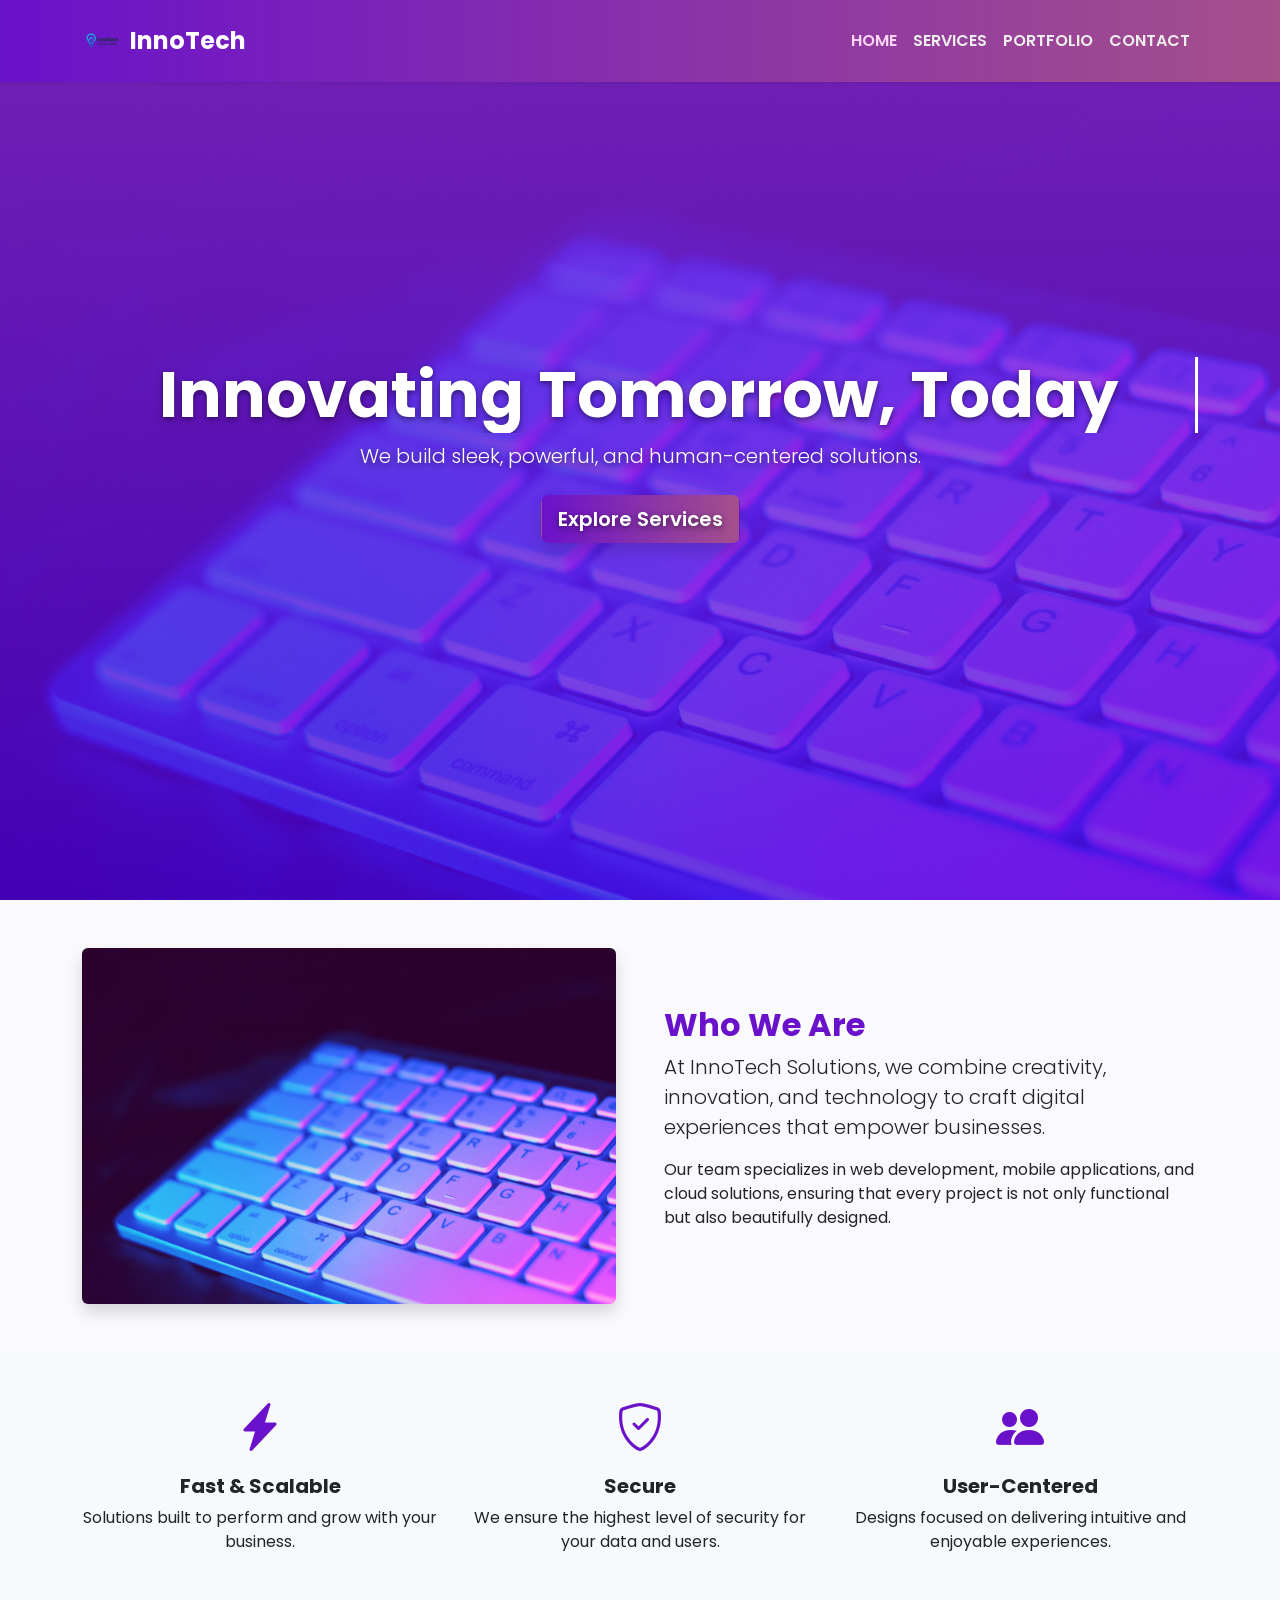
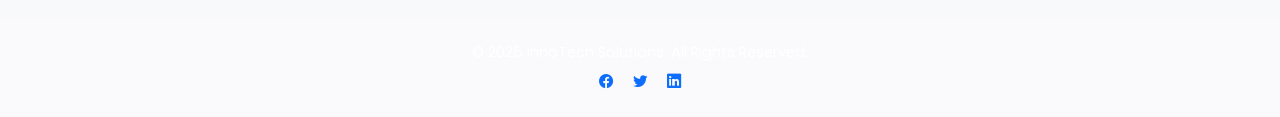
<file: index.html>
<!DOCTYPE html>
<html lang="en">
<head>
  <meta charset="UTF-8" />
  <meta name="viewport" content="width=device-width, initial-scale=1.0" />
  <title>InnoTech Solutions | Innovative Digital Solutions</title>
  
  <!-- Google Fonts -->
  <link href="https://fonts.googleapis.com/css2?family=Poppins:wght@400;600;700&display=swap" rel="stylesheet">
  
  <!-- Bootstrap CSS -->
  <link href="https://cdn.jsdelivr.net/npm/bootstrap@5.3.3/dist/css/bootstrap.min.css" rel="stylesheet">
  
  <!-- Icons -->
  <link href="https://cdn.jsdelivr.net/npm/bootstrap-icons/font/bootstrap-icons.css" rel="stylesheet">
  
  <!-- Custom CSS -->
  <link rel="stylesheet" href="css/style.css">
</head>
<body>

  <!-- Navbar -->
  <nav class="navbar navbar-expand-lg navbar-dark bg-gradient-purple shadow-sm fixed-top">
    <div class="container">
      <a class="navbar-brand fw-bold d-flex align-items-center" href="index.html">
        <img src="img/logo.png" alt="InnoTech Logo" width="40" height="40" class="me-2 rounded-circle">
        InnoTech
      </a>
      <button class="navbar-toggler" type="button" data-bs-toggle="collapse" data-bs-target="#navbarNav">
        <span class="navbar-toggler-icon"></span>
      </button>
      <div class="collapse navbar-collapse" id="navbarNav">
        <ul class="navbar-nav ms-auto text-uppercase fw-semibold">
          <li class="nav-item"><a class="nav-link active" href="index.html">Home</a></li>
          <li class="nav-item"><a class="nav-link" href="services.html">Services</a></li>
          <li class="nav-item"><a class="nav-link" href="portfolio.html">Portfolio</a></li>
          <li class="nav-item"><a class="nav-link" href="contact.html">Contact</a></li>
        </ul>
      </div>
    </div>
  </nav>

  <!-- Hero -->
  <header class="hero d-flex align-items-center text-center text-white">
    <div class="container">
      <h1 class="display-3 fw-bold fade-in">Innovating Tomorrow, Today</h1>
      <p class="lead mb-4 fade-in-delay">We build sleek, powerful, and human-centered solutions.</p>
      <a href="services.html" class="btn btn-accent btn-lg shadow">Explore Services</a>
    </div>
  </header>

  <!-- About Section -->
  <section class="py-5">
    <div class="container">
      <div class="row align-items-center g-5">
        <div class="col-md-6 animate-on-scroll">
          <img src="img/hero-bg.jpg" class="img-fluid rounded shadow" alt="About InnoTech">
        </div>
        <div class="col-md-6 animate-on-scroll">
          <h2 class="fw-bold text-purple">Who We Are</h2>
          <p class="lead">At InnoTech Solutions, we combine creativity, innovation, and technology to craft digital experiences that empower businesses.</p>
          <p>Our team specializes in web development, mobile applications, and cloud solutions, ensuring that every project is not only functional but also beautifully designed.</p>
        </div>
      </div>
    </div>
  </section>

  <!-- Highlights -->
  <section class="py-5 bg-light">
    <div class="container text-center">
      <div class="row g-4">
        <div class="col-md-4 animate-on-scroll">
          <i class="bi bi-lightning-charge-fill text-purple display-5"></i>
          <h5 class="fw-bold mt-3">Fast & Scalable</h5>
          <p>Solutions built to perform and grow with your business.</p>
        </div>
        <div class="col-md-4 animate-on-scroll">
          <i class="bi bi-shield-check text-purple display-5"></i>
          <h5 class="fw-bold mt-3">Secure</h5>
          <p>We ensure the highest level of security for your data and users.</p>
        </div>
        <div class="col-md-4 animate-on-scroll">
          <i class="bi bi-people-fill text-purple display-5"></i>
          <h5 class="fw-bold mt-3">User-Centered</h5>
          <p>Designs focused on delivering intuitive and enjoyable experiences.</p>
        </div>
      </div>
    </div>
  </section>

  <!-- Footer -->
  <footer class="footer-gradient text-white text-center py-4">
    <div class="container">
      <p class="mb-2">&copy; 2025 InnoTech Solutions. All Rights Reserved.</p>
      <div>
        <a href="#" class="me-3"><i class="bi bi-facebook"></i></a>
        <a href="#" class="me-3"><i class="bi bi-twitter"></i></a>
        <a href="#"><i class="bi bi-linkedin"></i></a>
      </div>
    </div>
  </footer>

  <!-- Bootstrap JS -->
  <script src="https://cdn.jsdelivr.net/npm/bootstrap@5.3.3/dist/js/bootstrap.bundle.min.js"></script>
  <!-- Scroll Animations -->
  <script src="js/scroll-animate.js"></script>
</body>
</html>
</file>
<file: css/style.css>
/* ===== Global ===== */
body {
  font-family: 'Poppins', sans-serif;
  scroll-behavior: smooth;
  background-color: #faf9fc;
}

h1, h2, h3, h4, h5 {
  font-weight: 700;
}

a {
  text-decoration: none;
}

/* ===== Hero Section ===== */

.hero h1 {
  overflow: hidden;
  border-right: 3px solid #fff;
  white-space: nowrap;
  width: 0;
  animation: typing 3s steps(30, end) forwards, blink 0.8s infinite;
}

.hero p {
  opacity: 0;
  animation: fadeIn 2s ease forwards 3s;
}

@keyframes typing {
  from { width: 0 }
  to { width: 100% }
}

@keyframes blink {
  50% { border-color: transparent }
}

@keyframes fadeIn {
  to { opacity: 1 }
}

.hero {
  background: linear-gradient(rgba(142, 45, 226, 0.75), rgba(74, 0, 224, 0.75)),
              url("../img/hero-bg.jpg") no-repeat center center/cover;
  color: #fff;
  min-height: 100vh;
  padding: 150px 20px;
  text-shadow: 0 2px 6px rgba(0,0,0,0.5);
}

/* ===== Purple Gradient Reuse ===== */
.bg-gradient-purple {
  background: linear-gradient(90deg, #6a11cb, #a4508b);
}

.text-purple {
  color: #6a11cb;
}

/* ===== Navbar ===== */
.navbar {
  padding: 1rem;
  transition: all 0.3s ease-in-out;
}

.navbar-brand {
  font-size: 1.5rem;
}

.navbar-dark .navbar-nav .nav-link {
  color: #eee;
  transition: color 0.3s ease;
}

.navbar-dark .navbar-nav .nav-link:hover,
.navbar-dark .navbar-nav .nav-link.active {
  color: #ffd6f6;
}

/* ===== Page Header ===== */
.page-header {
  height: 60vh;
  background: linear-gradient(rgba(106, 17, 203, 0.8), rgba(164, 80, 139, 0.8)),
              url('../img/header-bg.jpg') center/cover no-repeat;
  border-bottom-left-radius: 40px;
  border-bottom-right-radius: 40px;
}

.page-header h1 {
  font-size: 3rem;
  animation: fadeInDown 1s ease forwards;
}

.page-header p {
  font-size: 1.2rem;
  animation: fadeInUp 1.2s ease forwards;
}

/* ===== Services Section ===== */
.expertise-section {
  background: linear-gradient(135deg, #6a11cb, #a4508b);
}

.expertise-section .card {
  background: rgba(255, 255, 255, 0.1);
  border: none;
  border-radius: 20px;
  color: #fff;
  transition: transform 0.3s ease, box-shadow 0.3s ease;
}

.expertise-section .card:hover {
  transform: translateY(-8px);
  box-shadow: 0 10px 25px rgba(0,0,0,0.2);
}

.icon-circle {
  width: 70px;
  height: 70px;
  background: #fff;
  color: #6a11cb;
  font-size: 2rem;
  border-radius: 50%;
  display: flex;
  align-items: center;
  justify-content: center;
}

.animate-on-scroll .icon-circle {
  transform: scale(0.5) rotate(-180deg);
  opacity: 0;
  transition: all 0.8s ease-in-out;
}

.animate-on-scroll.show .icon-circle {
  transform: scale(1) rotate(0deg);
  opacity: 1;
}


/* ===== Portfolio Section ===== */
.portfolio {
  background: #f8f7fa;
}

.portfolio-item {
  cursor: pointer;
  border-radius: 15px;
  transition: transform 0.4s ease;
}

.portfolio-item img {
  border-radius: 15px;
  transition: transform 0.4s ease;
}

.portfolio-item:hover {
  transform: translateY(-10px) scale(1.02);
}

.portfolio-item:hover img {
  transform: scale(1.1);
}

.portfolio-item .overlay {
  position: absolute;
  bottom: 0;
  left: 0; right: 0;
  background: rgba(106, 17, 203, 0.9);
  color: #fff;
  text-align: center;
  padding: 15px;
  opacity: 0;
  transform: translateY(100%);
  transition: all 0.4s ease;
  font-weight: 600;
}

.portfolio-item:hover .overlay {
  opacity: 1;
  transform: translateY(0);
}

/* ===== Contact Section ===== */
.contact-section {
  background: linear-gradient(135deg, #fdfbfb, #ebedee);
}

form.glass {
  background: rgba(255,255,255,0.9);
  border-radius: 20px;
  border: 1px solid #ddd;
  transition: all 0.3s ease;
}

form.glass:hover {
  box-shadow: 0 10px 25px rgba(0,0,0,0.1);
}

.btn-accent {
  background: linear-gradient(90deg, #6a11cb, #a4508b);
  color: #fff;
  font-weight: 600;
  transition: all 0.3s ease;
}

.btn-accent:hover {
  transform: translateY(-4px);
  box-shadow: 0 8px 20px rgba(0,0,0,0.2);
}

/* ===== Footer ===== */
footer {
  font-size: 0.9rem;
}

/* ===== Animations ===== */
.animate-on-scroll {
  opacity: 0;
  transform: translateY(30px);
  transition: all 0.6s ease;
}

.animate-on-scroll.show {
  opacity: 1;
  transform: translateY(0);
}

@keyframes fadeInDown {
  from { opacity: 0; transform: translateY(-40px); }
  to { opacity: 1; transform: translateY(0); }
}

@keyframes fadeInUp {
  from { opacity: 0; transform: translateY(40px); }
  to { opacity: 1; transform: translateY(0); }
}
</file>
